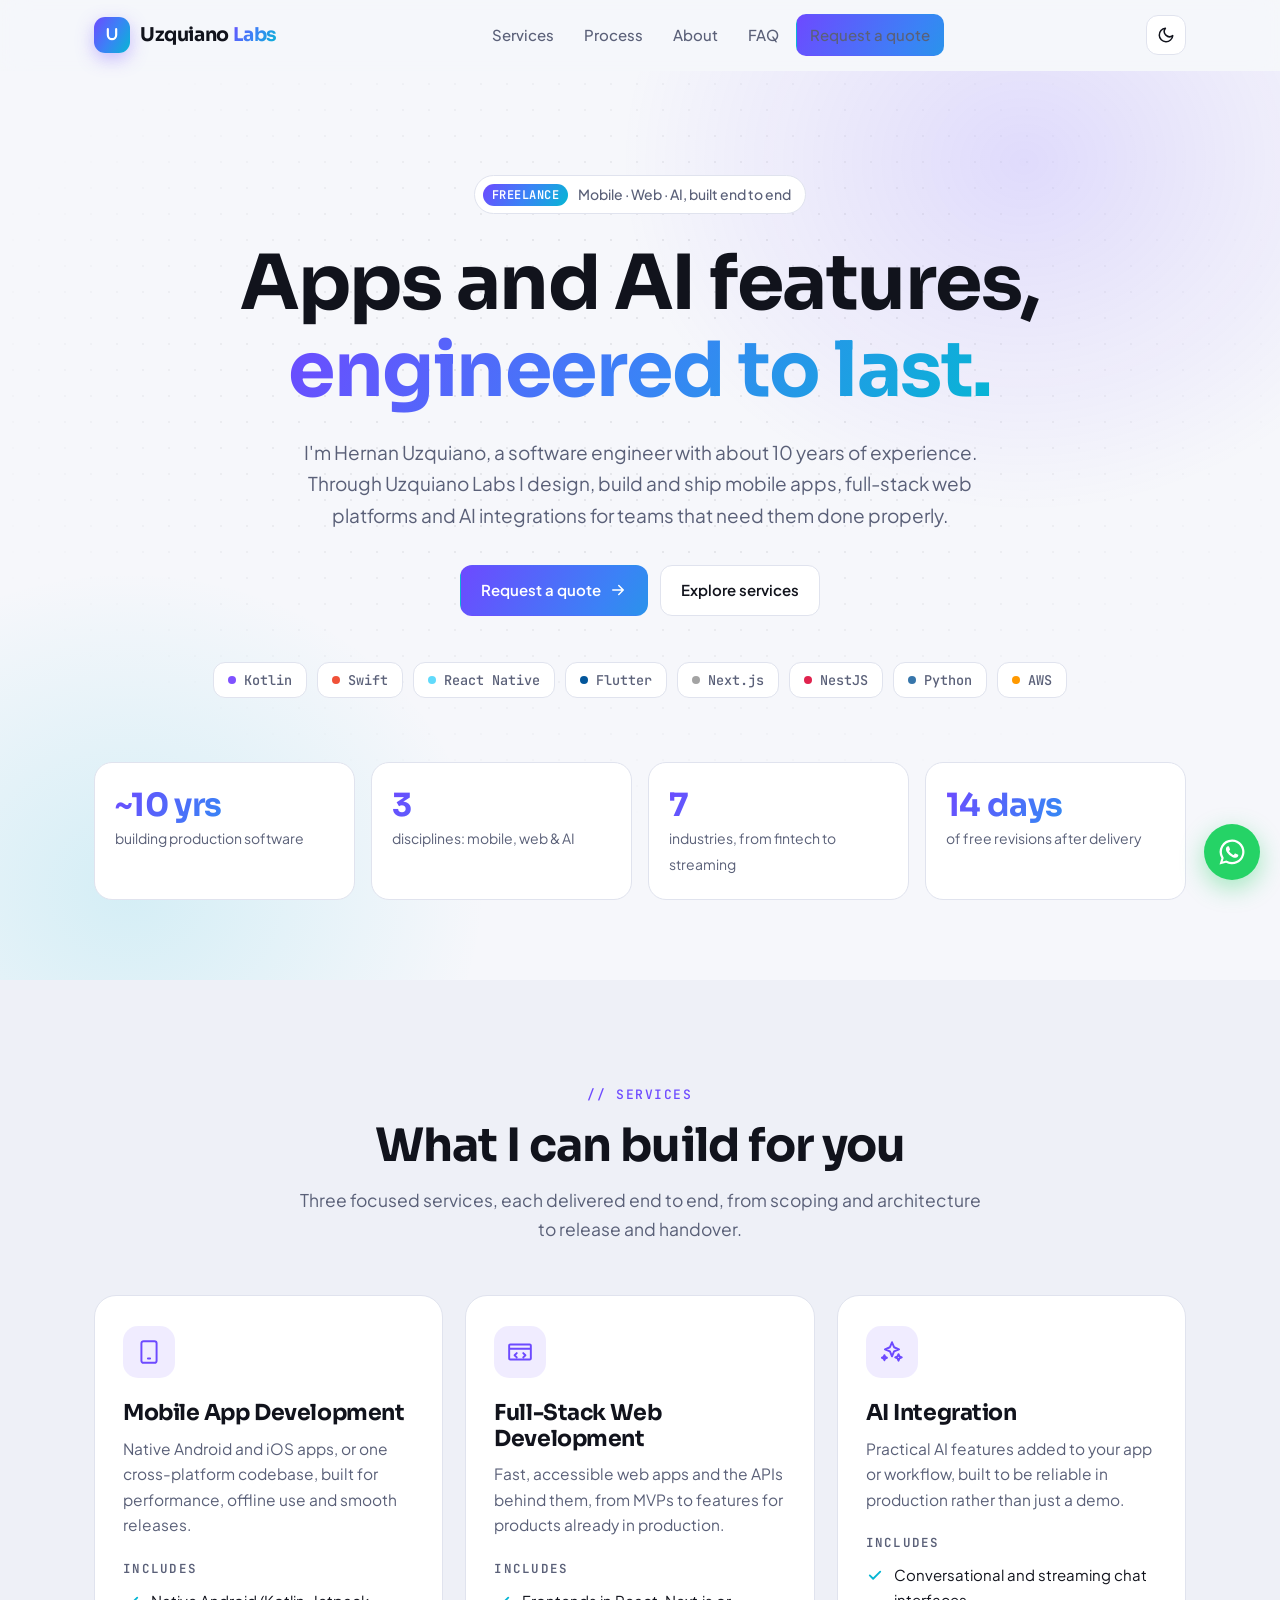
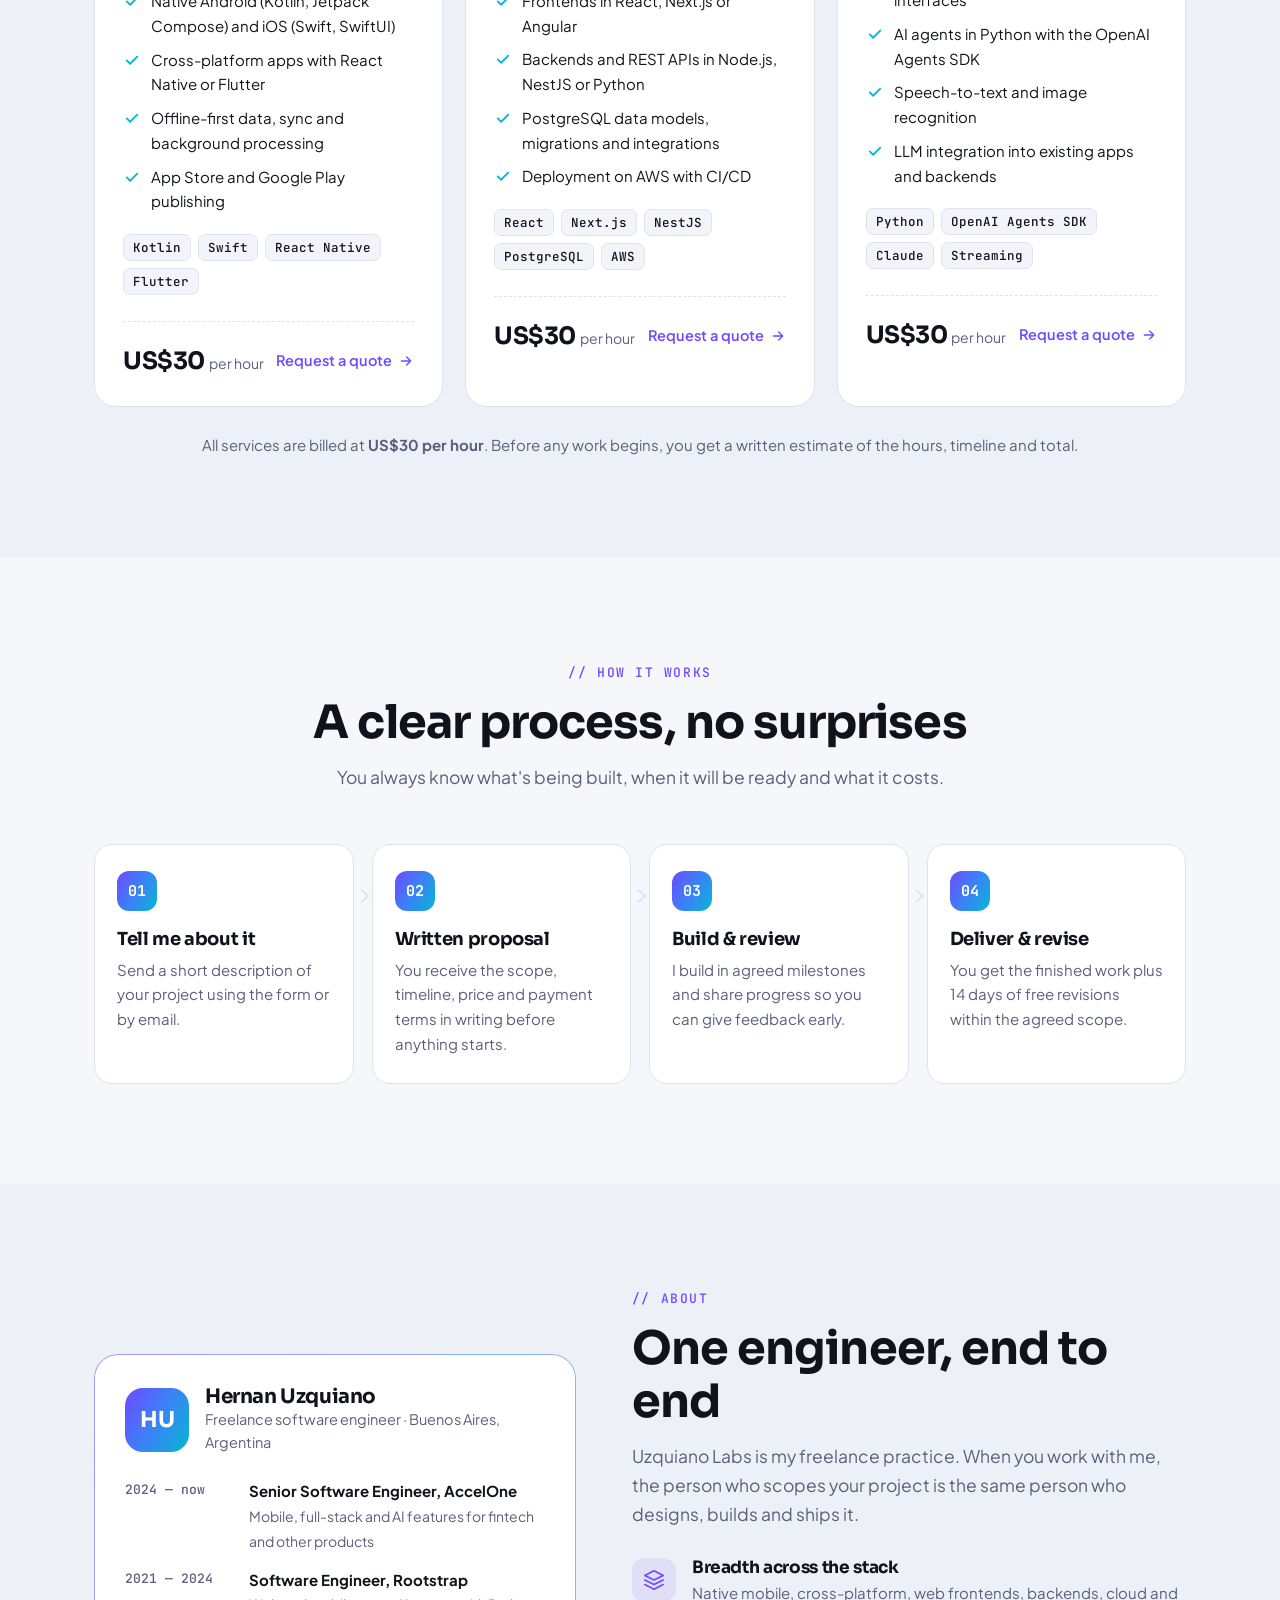
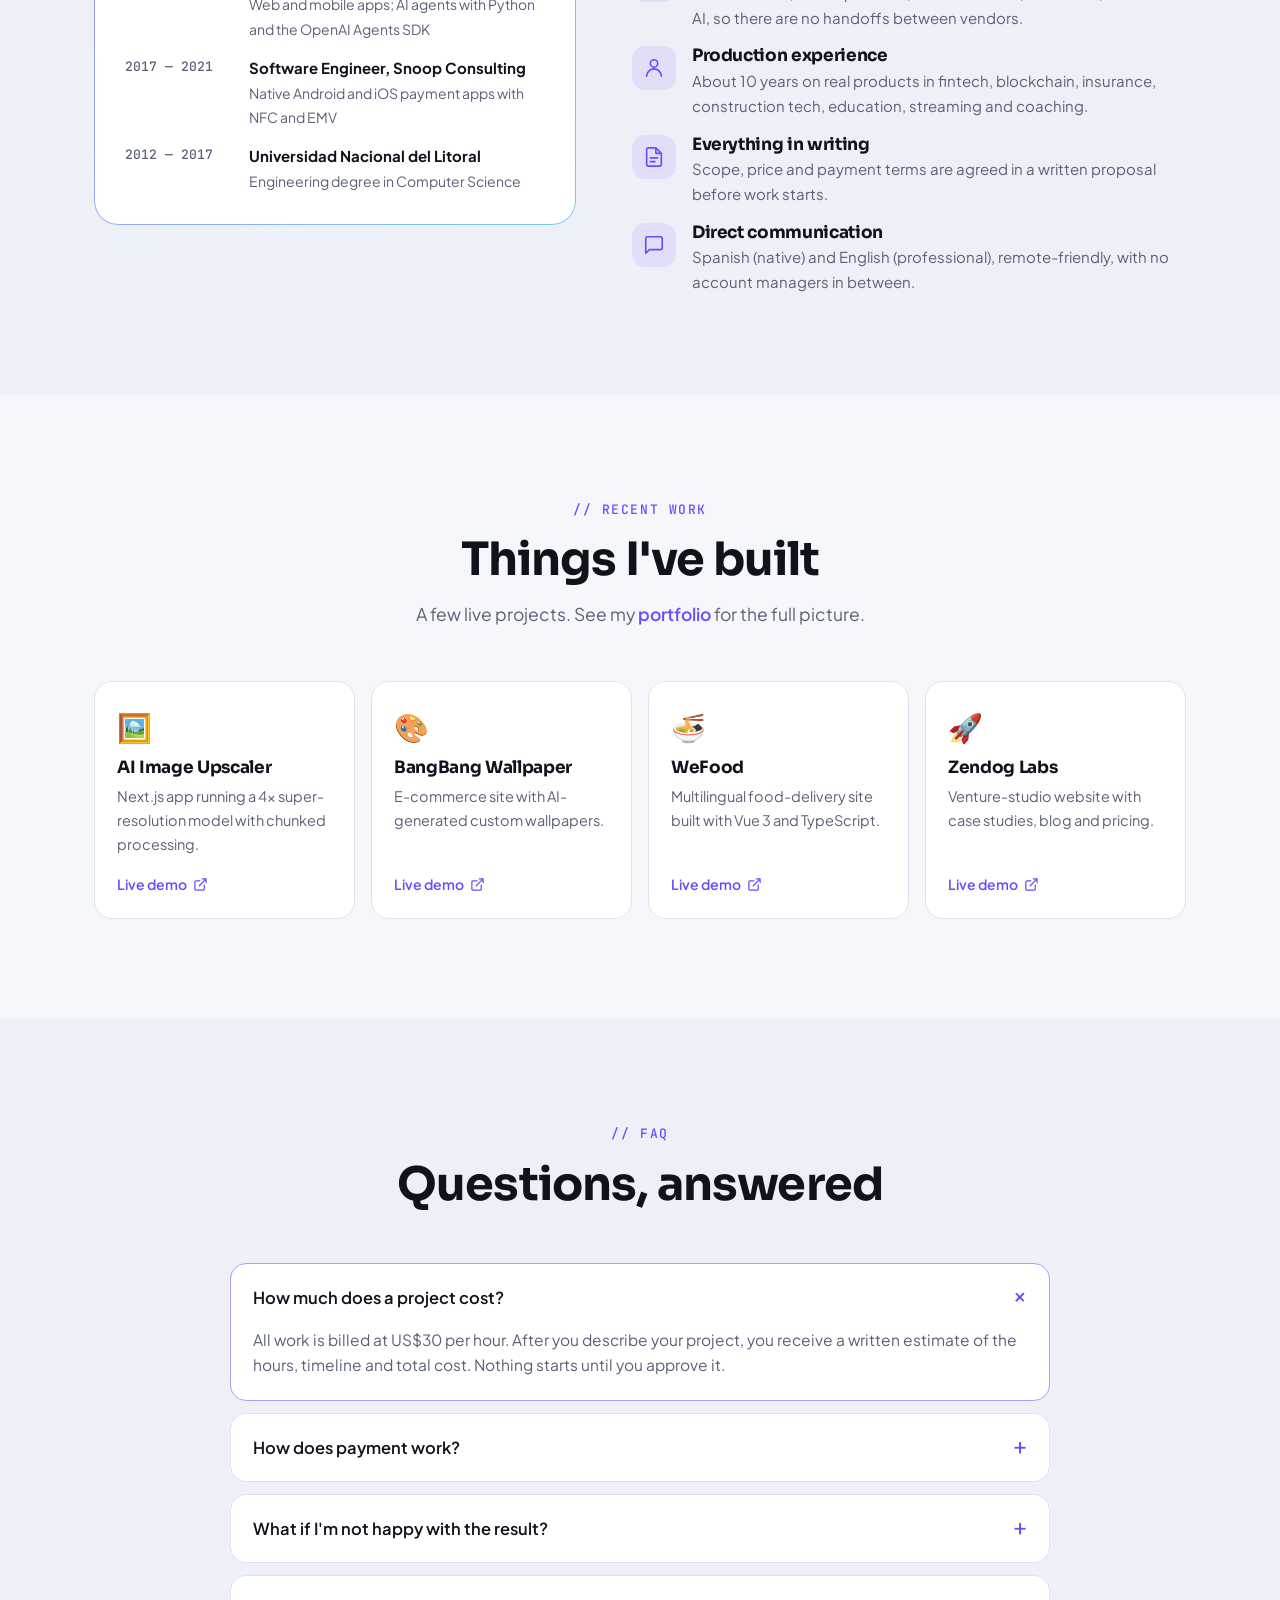
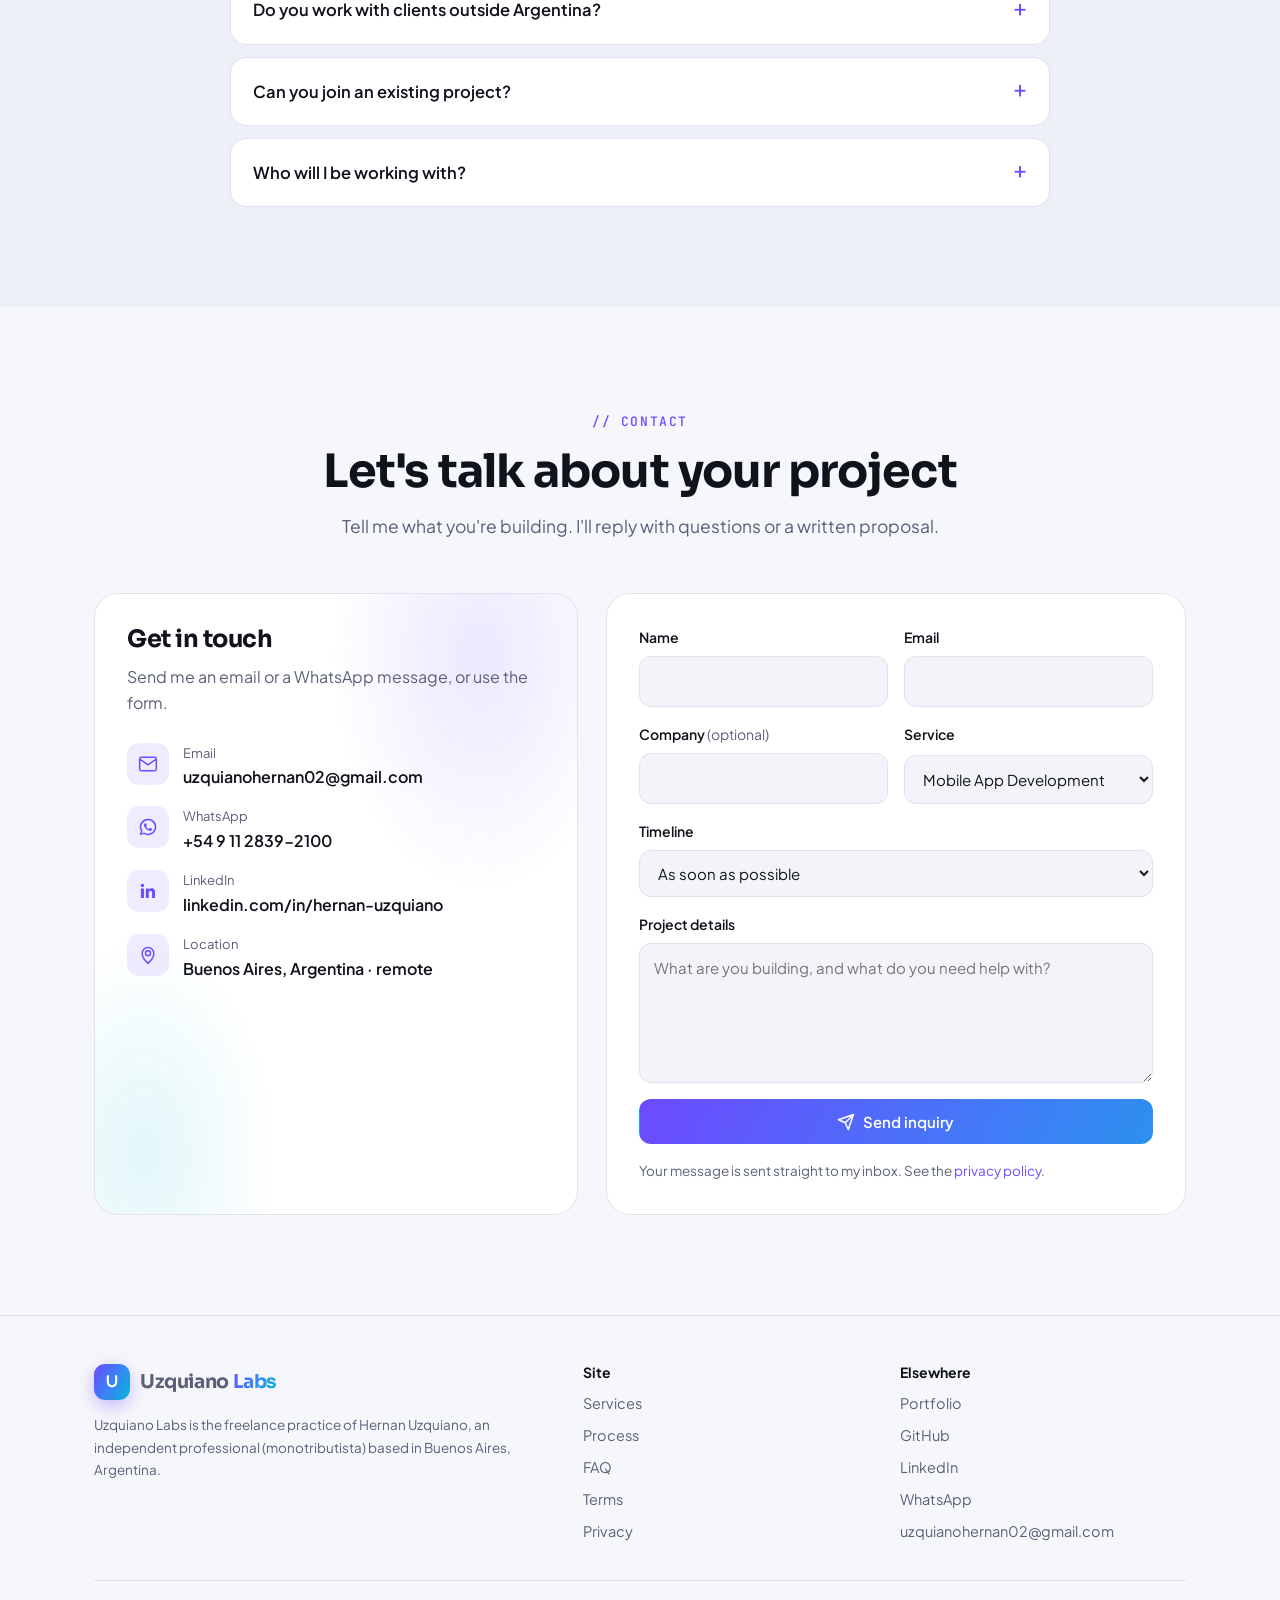
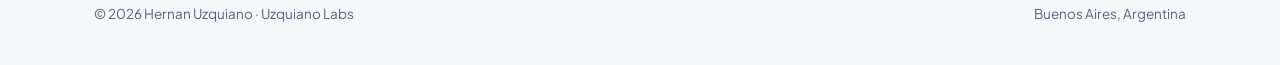
<file: index.html>
<!doctype html>
<html lang="en">
<head>
  <meta charset="utf-8" />
  <meta name="viewport" content="width=device-width, initial-scale=1" />
  <title>Uzquiano Labs — Mobile, Web &amp; AI Development</title>
  <meta name="description" content="Uzquiano Labs is the freelance practice of Hernan Uzquiano: mobile app development, full-stack web development and AI integration, built end to end by an engineer with about 10 years of experience." />
  <meta property="og:title" content="Uzquiano Labs — Mobile, Web & AI Development" />
  <meta property="og:description" content="Mobile apps, full-stack web platforms and AI features, built end to end. Based in Buenos Aires, working remotely." />
  <meta property="og:type" content="website" />
  <link rel="icon" href="data:image/svg+xml,%3Csvg xmlns='http://www.w3.org/2000/svg' viewBox='0 0 64 64'%3E%3Cdefs%3E%3ClinearGradient id='g' x1='0' y1='0' x2='1' y2='1'%3E%3Cstop offset='0' stop-color='%236d4aff'/%3E%3Cstop offset='1' stop-color='%2306b6d4'/%3E%3C/linearGradient%3E%3C/defs%3E%3Crect width='64' height='64' rx='16' fill='url(%23g)'/%3E%3Cpath d='M20 18v16a12 12 0 0 0 24 0V18' fill='none' stroke='white' stroke-width='6' stroke-linecap='round'/%3E%3C/svg%3E" />
  <link rel="preconnect" href="https://fonts.googleapis.com" />
  <link rel="preconnect" href="https://fonts.gstatic.com" crossorigin />
  <link href="https://fonts.googleapis.com/css2?family=Plus+Jakarta+Sans:wght@400;500;600;700&family=Sora:wght@600;700&family=JetBrains+Mono:wght@500;600;700&display=swap" rel="stylesheet" />
  <link rel="stylesheet" href="styles.css" />
</head>
<body>
  <svg width="0" height="0" style="position:absolute" aria-hidden="true">
    <symbol id="i-u" viewBox="0 0 24 24"><path fill="none" stroke="currentColor" stroke-width="2.6" stroke-linecap="round" d="M7 5v7a5 5 0 0 0 10 0V5"/></symbol>
    <symbol id="i-phone" viewBox="0 0 24 24"><path fill="none" stroke="currentColor" stroke-width="1.8" stroke-linecap="round" stroke-linejoin="round" d="M7 2h10a2 2 0 0 1 2 2v16a2 2 0 0 1-2 2H7a2 2 0 0 1-2-2V4a2 2 0 0 1 2-2Zm4 16h2"/></symbol>
    <symbol id="i-web" viewBox="0 0 24 24"><path fill="none" stroke="currentColor" stroke-width="1.8" stroke-linecap="round" stroke-linejoin="round" d="M3 5h18a1 1 0 0 1 1 1v12a1 1 0 0 1-1 1H3a1 1 0 0 1-1-1V6a1 1 0 0 1 1-1Zm-1 4h20M9 13l-2 2 2 2m6-4 2 2-2 2"/></symbol>
    <symbol id="i-ai" viewBox="0 0 24 24"><path fill="none" stroke="currentColor" stroke-width="1.8" stroke-linecap="round" stroke-linejoin="round" d="M12 3l1.9 4.6L18.5 9.5l-4.6 1.9L12 16l-1.9-4.6L5.5 9.5l4.6-1.9L12 3Zm6 11 .9 2.1 2.1.9-2.1.9L18 20l-.9-2.1-2.1-.9 2.1-.9L18 14ZM5 15l.7 1.6 1.6.7-1.6.7L5 19.6l-.7-1.6-1.6-.7 1.6-.7L5 15Z"/></symbol>
    <symbol id="i-tick" viewBox="0 0 24 24"><path fill="none" stroke="currentColor" stroke-width="2.4" stroke-linecap="round" stroke-linejoin="round" d="m5 12.5 4.5 4.5L19 7.5"/></symbol>
    <symbol id="i-arrow" viewBox="0 0 24 24"><path fill="none" stroke="currentColor" stroke-width="2" stroke-linecap="round" stroke-linejoin="round" d="M5 12h14m-6-6 6 6-6 6"/></symbol>
    <symbol id="i-mail" viewBox="0 0 24 24"><path fill="none" stroke="currentColor" stroke-width="1.8" stroke-linecap="round" stroke-linejoin="round" d="M4 4h16a2 2 0 0 1 2 2v12a2 2 0 0 1-2 2H4a2 2 0 0 1-2-2V6a2 2 0 0 1 2-2Zm18 2-10 7L2 6"/></symbol>
    <symbol id="i-call" viewBox="0 0 24 24"><path fill="none" stroke="currentColor" stroke-width="1.8" stroke-linecap="round" stroke-linejoin="round" d="M22 16.9v3a2 2 0 0 1-2.2 2 19.8 19.8 0 0 1-8.6-3.1 19.5 19.5 0 0 1-6-6A19.8 19.8 0 0 1 2.1 4.2 2 2 0 0 1 4.1 2h3a2 2 0 0 1 2 1.7c.1.9.4 1.8.7 2.7a2 2 0 0 1-.5 2.1L8 9.8a16 16 0 0 0 6 6l1.3-1.3a2 2 0 0 1 2.1-.4c.9.3 1.8.6 2.7.7a2 2 0 0 1 1.7 2Z"/></symbol>
    <symbol id="i-wa" viewBox="0 0 24 24"><path fill="currentColor" d="M12.04 2a9.9 9.9 0 0 0-8.5 14.98L2 22l5.16-1.5A9.9 9.9 0 1 0 12.04 2Zm0 18.05a8.1 8.1 0 0 1-4.15-1.14l-.3-.18-3.06.89.9-2.98-.2-.31a8.13 8.13 0 1 1 6.81 3.72Zm4.46-6.08c-.24-.12-1.45-.72-1.67-.8-.23-.08-.39-.12-.55.12-.17.24-.63.8-.78.97-.14.16-.29.18-.53.06a6.66 6.66 0 0 1-3.29-2.87c-.25-.43.25-.4.71-1.33.08-.16.04-.3-.02-.42-.06-.12-.55-1.32-.75-1.81-.2-.47-.4-.41-.55-.42h-.47a.9.9 0 0 0-.65.3 2.73 2.73 0 0 0-.85 2.03 4.75 4.75 0 0 0 1 2.52 10.86 10.86 0 0 0 4.16 3.67c1.55.67 2.16.73 2.93.61.47-.07 1.45-.59 1.66-1.17.2-.57.2-1.07.14-1.17-.06-.1-.22-.16-.46-.28Z"/></symbol>
    <symbol id="i-in" viewBox="0 0 24 24"><path fill="currentColor" d="M20.45 20.45h-3.55v-5.57c0-1.33-.03-3.04-1.85-3.04-1.86 0-2.14 1.45-2.14 2.95v5.66H9.35V9h3.41v1.56h.05c.48-.9 1.64-1.85 3.37-1.85 3.6 0 4.27 2.37 4.27 5.45v6.29ZM5.34 7.43a2.06 2.06 0 1 1 0-4.12 2.06 2.06 0 0 1 0 4.12ZM7.12 20.45H3.56V9h3.56v11.45Z"/></symbol>
    <symbol id="i-pin" viewBox="0 0 24 24"><path fill="none" stroke="currentColor" stroke-width="1.8" stroke-linecap="round" stroke-linejoin="round" d="M12 22s7-6.1 7-12a7 7 0 1 0-14 0c0 5.9 7 12 7 12Zm0-9a3 3 0 1 0 0-6 3 3 0 0 0 0 6Z"/></symbol>
    <symbol id="i-user" viewBox="0 0 24 24"><path fill="none" stroke="currentColor" stroke-width="1.8" stroke-linecap="round" stroke-linejoin="round" d="M20 21a8 8 0 0 0-16 0m8-10a4 4 0 1 0 0-8 4 4 0 0 0 0 8Z"/></symbol>
    <symbol id="i-layers" viewBox="0 0 24 24"><path fill="none" stroke="currentColor" stroke-width="1.8" stroke-linecap="round" stroke-linejoin="round" d="m12 2 10 5-10 5L2 7l10-5Zm-10 10 10 5 10-5M2 17l10 5 10-5"/></symbol>
    <symbol id="i-doc" viewBox="0 0 24 24"><path fill="none" stroke="currentColor" stroke-width="1.8" stroke-linecap="round" stroke-linejoin="round" d="M14 2H6a2 2 0 0 0-2 2v16a2 2 0 0 0 2 2h12a2 2 0 0 0 2-2V8l-6-6Zm0 0v6h6M8 13h8M8 17h5"/></symbol>
    <symbol id="i-chat" viewBox="0 0 24 24"><path fill="none" stroke="currentColor" stroke-width="1.8" stroke-linecap="round" stroke-linejoin="round" d="M21 15a2 2 0 0 1-2 2H7l-4 4V5a2 2 0 0 1 2-2h14a2 2 0 0 1 2 2Z"/></symbol>
    <symbol id="i-ext" viewBox="0 0 24 24"><path fill="none" stroke="currentColor" stroke-width="2" stroke-linecap="round" stroke-linejoin="round" d="M18 13v6a2 2 0 0 1-2 2H5a2 2 0 0 1-2-2V8a2 2 0 0 1 2-2h6m4-3h6v6m-11 5L21 3"/></symbol>
    <symbol id="i-send" viewBox="0 0 24 24"><path fill="none" stroke="currentColor" stroke-width="2" stroke-linecap="round" stroke-linejoin="round" d="M22 2 11 13M22 2l-7 20-4-9-9-4 20-7Z"/></symbol>
  </svg>

  <header class="nav" id="nav">
    <div class="container nav-inner">
      <a href="#top" class="logo" aria-label="Uzquiano Labs — home">
        <span class="logo-mark"><svg><use href="#i-u"/></svg></span>
        <span>Uzquiano<span class="grad-text"> Labs</span></span>
      </a>
      <nav aria-label="Main">
        <ul class="nav-links" id="navLinks">
          <li><a href="#services">Services</a></li>
          <li><a href="#process">Process</a></li>
          <li><a href="#about">About</a></li>
          <li><a href="#faq">FAQ</a></li>
          <li><a href="#contact" class="btn btn-primary btn-sm">Request a quote</a></li>
        </ul>
      </nav>
      <div class="nav-actions">
        <button class="icon-btn" id="themeBtn" type="button" aria-label="Toggle dark mode">
          <svg class="moon" viewBox="0 0 24 24"><path fill="none" stroke="currentColor" stroke-width="2" stroke-linecap="round" stroke-linejoin="round" d="M21 12.8A9 9 0 1 1 11.2 3a7 7 0 0 0 9.8 9.8Z"/></svg>
          <svg class="sun" viewBox="0 0 24 24"><path fill="none" stroke="currentColor" stroke-width="2" stroke-linecap="round" stroke-linejoin="round" d="M12 17a5 5 0 1 0 0-10 5 5 0 0 0 0 10Zm0-16v2m0 18v2M4.2 4.2l1.4 1.4m12.8 12.8 1.4 1.4M1 12h2m18 0h2M4.2 19.8l1.4-1.4M18.4 5.6l1.4-1.4"/></svg>
        </button>
        <button class="icon-btn menu-btn" id="menuBtn" type="button" aria-label="Open menu" aria-expanded="false" aria-controls="navLinks">
          <svg viewBox="0 0 24 24"><path fill="none" stroke="currentColor" stroke-width="2" stroke-linecap="round" d="M4 7h16M4 12h16M4 17h16"/></svg>
        </button>
      </div>
    </div>
  </header>

  <main id="top">
    <!-- HERO -->
    <div class="hero">
      <div class="container">
        <span class="badge reveal"><b>FREELANCE</b> Mobile · Web · AI, built end to end</span>
        <h1 class="reveal">Apps and AI features,<br/><span class="grad-text">engineered to last.</span></h1>
        <p class="hero-lead reveal">I'm Hernan Uzquiano, a software engineer with about 10 years of experience. Through Uzquiano Labs I design, build and ship mobile apps, full-stack web platforms and AI integrations for teams that need them done properly.</p>
        <div class="hero-cta reveal">
          <a class="btn btn-primary" href="#contact">Request a quote <svg><use href="#i-arrow"/></svg></a>
          <a class="btn" href="#services">Explore services</a>
        </div>
        <div class="chips reveal" aria-label="Core technologies">
          <span class="chip"><i style="--c:#7f52ff"></i>Kotlin</span>
          <span class="chip"><i style="--c:#f05138"></i>Swift</span>
          <span class="chip"><i style="--c:#61dafb"></i>React Native</span>
          <span class="chip"><i style="--c:#02569b"></i>Flutter</span>
          <span class="chip"><i style="--c:#a3a3a3"></i>Next.js</span>
          <span class="chip"><i style="--c:#e0234e"></i>NestJS</span>
          <span class="chip"><i style="--c:#3776ab"></i>Python</span>
          <span class="chip"><i style="--c:#ff9900"></i>AWS</span>
        </div>
        <div class="stats reveal">
          <div class="stat"><b class="grad-text">~10 yrs</b><span>building production software</span></div>
          <div class="stat"><b class="grad-text">3</b><span>disciplines: mobile, web &amp; AI</span></div>
          <div class="stat"><b class="grad-text">7</b><span>industries, from fintech to streaming</span></div>
          <div class="stat"><b class="grad-text">14 days</b><span>of free revisions after delivery</span></div>
        </div>
      </div>
    </div>

    <!-- SERVICES -->
    <section id="services" class="alt">
      <div class="container">
        <div class="head center reveal">
          <span class="eyebrow">// services</span>
          <h2>What I can build for you</h2>
          <p>Three focused services, each delivered end to end, from scoping and architecture to release and handover.</p>
        </div>
        <div class="services">
          <article class="svc reveal">
            <div class="svc-icon"><svg><use href="#i-phone"/></svg></div>
            <h3>Mobile App Development</h3>
            <p>Native Android and iOS apps, or one cross-platform codebase, built for performance, offline use and smooth releases.</p>
            <h4>Includes</h4>
            <ul class="ticks">
              <li><svg><use href="#i-tick"/></svg>Native Android (Kotlin, Jetpack Compose) and iOS (Swift, SwiftUI)</li>
              <li><svg><use href="#i-tick"/></svg>Cross-platform apps with React Native or Flutter</li>
              <li><svg><use href="#i-tick"/></svg>Offline-first data, sync and background processing</li>
              <li><svg><use href="#i-tick"/></svg>App Store and Google Play publishing</li>
            </ul>
            <div class="stack"><span>Kotlin</span><span>Swift</span><span>React Native</span><span>Flutter</span></div>
            <div class="quote"><span class="price"><b>US$30</b> per hour</span><a href="#contact" data-service="Mobile App Development">Request a quote <svg><use href="#i-arrow"/></svg></a></div>
          </article>
          <article class="svc reveal">
            <div class="svc-icon"><svg><use href="#i-web"/></svg></div>
            <h3>Full-Stack Web Development</h3>
            <p>Fast, accessible web apps and the APIs behind them, from MVPs to features for products already in production.</p>
            <h4>Includes</h4>
            <ul class="ticks">
              <li><svg><use href="#i-tick"/></svg>Frontends in React, Next.js or Angular</li>
              <li><svg><use href="#i-tick"/></svg>Backends and REST APIs in Node.js, NestJS or Python</li>
              <li><svg><use href="#i-tick"/></svg>PostgreSQL data models, migrations and integrations</li>
              <li><svg><use href="#i-tick"/></svg>Deployment on AWS with CI/CD</li>
            </ul>
            <div class="stack"><span>React</span><span>Next.js</span><span>NestJS</span><span>PostgreSQL</span><span>AWS</span></div>
            <div class="quote"><span class="price"><b>US$30</b> per hour</span><a href="#contact" data-service="Full-Stack Web Development">Request a quote <svg><use href="#i-arrow"/></svg></a></div>
          </article>
          <article class="svc reveal">
            <div class="svc-icon"><svg><use href="#i-ai"/></svg></div>
            <h3>AI Integration</h3>
            <p>Practical AI features added to your app or workflow, built to be reliable in production rather than just a demo.</p>
            <h4>Includes</h4>
            <ul class="ticks">
              <li><svg><use href="#i-tick"/></svg>Conversational and streaming chat interfaces</li>
              <li><svg><use href="#i-tick"/></svg>AI agents in Python with the OpenAI Agents SDK</li>
              <li><svg><use href="#i-tick"/></svg>Speech-to-text and image recognition</li>
              <li><svg><use href="#i-tick"/></svg>LLM integration into existing apps and backends</li>
            </ul>
            <div class="stack"><span>Python</span><span>OpenAI Agents SDK</span><span>Claude</span><span>Streaming</span></div>
            <div class="quote"><span class="price"><b>US$30</b> per hour</span><a href="#contact" data-service="AI Integration">Request a quote <svg><use href="#i-arrow"/></svg></a></div>
          </article>
        </div>
        <p class="note reveal">All services are billed at <strong>US$30 per hour</strong>. Before any work begins, you get a written estimate of the hours, timeline and total.</p>
      </div>
    </section>

    <!-- PROCESS -->
    <section id="process">
      <div class="container">
        <div class="head center reveal">
          <span class="eyebrow">// how it works</span>
          <h2>A clear process, no surprises</h2>
          <p>You always know what's being built, when it will be ready and what it costs.</p>
        </div>
        <div class="steps">
          <div class="step reveal"><span class="num">01</span><h3>Tell me about it</h3><p>Send a short description of your project using the form or by email.</p></div>
          <div class="step reveal"><span class="num">02</span><h3>Written proposal</h3><p>You receive the scope, timeline, price and payment terms in writing before anything starts.</p></div>
          <div class="step reveal"><span class="num">03</span><h3>Build &amp; review</h3><p>I build in agreed milestones and share progress so you can give feedback early.</p></div>
          <div class="step reveal"><span class="num">04</span><h3>Deliver &amp; revise</h3><p>You get the finished work plus 14 days of free revisions within the agreed scope.</p></div>
        </div>
      </div>
    </section>

    <!-- ABOUT -->
    <section id="about" class="alt">
      <div class="container why">
        <div class="why-card reveal">
          <div class="me">
            <div class="avatar">HU</div>
            <div><h3>Hernan Uzquiano</h3><p>Freelance software engineer · Buenos Aires, Argentina</p></div>
          </div>
          <ul class="timeline">
            <li><time>2024 — now</time><div><b>Senior Software Engineer, AccelOne</b><span>Mobile, full-stack and AI features for fintech and other products</span></div></li>
            <li><time>2021 — 2024</time><div><b>Software Engineer, Rootstrap</b><span>Web and mobile apps; AI agents with Python and the OpenAI Agents SDK</span></div></li>
            <li><time>2017 — 2021</time><div><b>Software Engineer, Snoop Consulting</b><span>Native Android and iOS payment apps with NFC and EMV</span></div></li>
            <li><time>2012 — 2017</time><div><b>Universidad Nacional del Litoral</b><span>Engineering degree in Computer Science</span></div></li>
          </ul>
        </div>
        <div>
          <div class="head reveal" style="margin-bottom:30px">
            <span class="eyebrow">// about</span>
            <h2>One engineer, end to end</h2>
            <p>Uzquiano Labs is my freelance practice. When you work with me, the person who scopes your project is the same person who designs, builds and ships it.</p>
          </div>
          <div class="reasons">
            <div class="reason reveal"><div class="ri"><svg><use href="#i-layers"/></svg></div><div><h4>Breadth across the stack</h4><p>Native mobile, cross-platform, web frontends, backends, cloud and AI, so there are no handoffs between vendors.</p></div></div>
            <div class="reason reveal"><div class="ri"><svg><use href="#i-user"/></svg></div><div><h4>Production experience</h4><p>About 10 years on real products in fintech, blockchain, insurance, construction tech, education, streaming and coaching.</p></div></div>
            <div class="reason reveal"><div class="ri"><svg><use href="#i-doc"/></svg></div><div><h4>Everything in writing</h4><p>Scope, price and payment terms are agreed in a written proposal before work starts.</p></div></div>
            <div class="reason reveal"><div class="ri"><svg><use href="#i-chat"/></svg></div><div><h4>Direct communication</h4><p>Spanish (native) and English (professional), remote-friendly, with no account managers in between.</p></div></div>
          </div>
        </div>
      </div>
    </section>

    <!-- WORK -->
    <section id="work">
      <div class="container">
        <div class="head center reveal">
          <span class="eyebrow">// recent work</span>
          <h2>Things I've built</h2>
          <p>A few live projects. See my <a href="https://uzquianohernan02-svg.github.io/" style="color:var(--accent);font-weight:600">portfolio</a> for the full picture.</p>
        </div>
        <div class="work">
          <a class="wk reveal" href="https://image-upscale-henna.vercel.app" target="_blank" rel="noopener"><span class="em" aria-hidden="true">🖼️</span><h3>AI Image Upscaler</h3><p>Next.js app running a 4× super-resolution model with chunked processing.</p><span class="go">Live demo <svg><use href="#i-ext"/></svg></span></a>
          <a class="wk reveal" href="https://bangbang-ten.vercel.app" target="_blank" rel="noopener"><span class="em" aria-hidden="true">🎨</span><h3>BangBang Wallpaper</h3><p>E-commerce site with AI-generated custom wallpapers.</p><span class="go">Live demo <svg><use href="#i-ext"/></svg></span></a>
          <a class="wk reveal" href="https://we-food-five.vercel.app" target="_blank" rel="noopener"><span class="em" aria-hidden="true">🍜</span><h3>WeFood</h3><p>Multilingual food-delivery site built with Vue 3 and TypeScript.</p><span class="go">Live demo <svg><use href="#i-ext"/></svg></span></a>
          <a class="wk reveal" href="https://zendog-alpha.vercel.app" target="_blank" rel="noopener"><span class="em" aria-hidden="true">🚀</span><h3>Zendog Labs</h3><p>Venture-studio website with case studies, blog and pricing.</p><span class="go">Live demo <svg><use href="#i-ext"/></svg></span></a>
        </div>
      </div>
    </section>

    <!-- FAQ -->
    <section id="faq" class="alt">
      <div class="container">
        <div class="head center reveal">
          <span class="eyebrow">// faq</span>
          <h2>Questions, answered</h2>
        </div>
        <div class="faq">
          <details class="reveal" open><summary>How much does a project cost?</summary><p>All work is billed at US$30 per hour. After you describe your project, you receive a written estimate of the hours, timeline and total cost. Nothing starts until you approve it.</p></details>
          <details class="reveal"><summary>How does payment work?</summary><p>Payment terms (amounts, schedule and method) are agreed in writing in each proposal before work begins. This website does not take payments.</p></details>
          <details class="reveal"><summary>What if I'm not happy with the result?</summary><p>Every delivery includes free revisions within 14 days of delivery for anything inside the agreed scope. Just tell me what needs to change.</p></details>
          <details class="reveal"><summary>Do you work with clients outside Argentina?</summary><p>Yes. I work remotely, communicate in Spanish or English, and am based in Buenos Aires (Argentina Time, UTC−3).</p></details>
          <details class="reveal"><summary>Can you join an existing project?</summary><p>Yes. I can add features, fix issues or integrate AI into an app or platform you already have, as well as build new products from scratch.</p></details>
          <details class="reveal"><summary>Who will I be working with?</summary><p>Me, directly. Uzquiano Labs is my freelance practice, so you talk to the engineer doing the work.</p></details>
        </div>
      </div>
    </section>

    <!-- CONTACT -->
    <section id="contact">
      <div class="container">
        <div class="head center reveal">
          <span class="eyebrow">// contact</span>
          <h2>Let's talk about your project</h2>
          <p>Tell me what you're building. I'll reply with questions or a written proposal.</p>
        </div>
        <div class="contact">
          <div class="contact-info reveal">
            <h3>Get in touch</h3>
            <p>Send me an email or a WhatsApp message, or use the form.</p>
            <ul class="cinfo">
              <li><span class="ci"><svg><use href="#i-mail"/></svg></span><div><small>Email</small><strong class="selectable">uzquianohernan02@gmail.com</strong></div></li>
              <li><span class="ci"><svg><use href="#i-wa"/></svg></span><div><small>WhatsApp</small><a href="https://wa.me/5491128392100" target="_blank" rel="noopener">+54 9 11 2839-2100</a></div></li>
              <li><span class="ci"><svg><use href="#i-in"/></svg></span><div><small>LinkedIn</small><a href="https://linkedin.com/in/hernan-uzquiano" target="_blank" rel="noopener">linkedin.com/in/hernan-uzquiano</a></div></li>
              <li><span class="ci"><svg><use href="#i-pin"/></svg></span><div><small>Location</small><strong>Buenos Aires, Argentina · remote</strong></div></li>
            </ul>
          </div>
          <form class="card reveal" id="quoteForm">
            <div class="row2">
              <div class="field"><label for="f-name">Name</label><input id="f-name" name="name" required autocomplete="name" /></div>
              <div class="field"><label for="f-email">Email</label><input id="f-email" name="email" type="email" required autocomplete="email" /></div>
            </div>
            <div class="row2">
              <div class="field"><label for="f-company">Company <span style="color:var(--muted);font-weight:400">(optional)</span></label><input id="f-company" name="company" autocomplete="organization" /></div>
              <div class="field"><label for="f-service">Service</label>
                <select id="f-service" name="service">
                  <option>Mobile App Development</option>
                  <option>Full-Stack Web Development</option>
                  <option>AI Integration</option>
                  <option>Not sure yet</option>
                </select>
              </div>
            </div>
            <div class="field"><label for="f-timeline">Timeline</label>
              <select id="f-timeline" name="timeline">
                <option>As soon as possible</option>
                <option>Within 1–3 months</option>
                <option>3+ months</option>
                <option>Just exploring</option>
              </select>
            </div>
            <div class="field"><label for="f-msg">Project details</label><textarea id="f-msg" name="message" required placeholder="What are you building, and what do you need help with?"></textarea></div>
            <div class="hp" aria-hidden="true"><label for="f-website">Website</label><input id="f-website" name="website" tabindex="-1" autocomplete="off" /></div>
            <button class="btn btn-primary" type="submit"><svg><use href="#i-send"/></svg> Send inquiry</button>
            <p class="form-status" id="formStatus" role="status" aria-live="polite"></p>
            <p class="form-note">Your message is sent straight to my inbox. See the <a href="privacy.html" style="color:var(--accent)">privacy policy</a>.</p>
          </form>
        </div>
      </div>
    </section>
  </main>

  <footer>
    <div class="container">
      <div class="foot">
        <div>
          <a href="#top" class="logo"><span class="logo-mark"><svg><use href="#i-u"/></svg></span><span>Uzquiano<span class="grad-text"> Labs</span></span></a>
          <p class="legal">Uzquiano Labs is the freelance practice of Hernan Uzquiano, an independent professional (monotributista) based in Buenos Aires, Argentina.</p>
        </div>
        <div>
          <h4>Site</h4>
          <ul><li><a href="#services">Services</a></li><li><a href="#process">Process</a></li><li><a href="#faq">FAQ</a></li><li><a href="terms.html">Terms</a></li><li><a href="privacy.html">Privacy</a></li></ul>
        </div>
        <div>
          <h4>Elsewhere</h4>
          <ul><li><a href="https://uzquianohernan02-svg.github.io/" target="_blank" rel="noopener">Portfolio</a></li><li><a href="https://github.com/uzquianohernan02-svg" target="_blank" rel="noopener">GitHub</a></li><li><a href="https://linkedin.com/in/hernan-uzquiano" target="_blank" rel="noopener">LinkedIn</a></li><li><a href="https://wa.me/5491128392100" target="_blank" rel="noopener">WhatsApp</a></li><li class="selectable">uzquianohernan02@gmail.com</li></ul>
        </div>
      </div>
      <div class="copy"><span>© <span id="year"></span> Hernan Uzquiano · Uzquiano Labs</span><span>Buenos Aires, Argentina</span></div>
    </div>
  </footer>
  <a class="wa-float" href="https://wa.me/5491128392100" target="_blank" rel="noopener" aria-label="Chat on WhatsApp"><svg><use href="#i-wa"/></svg></a>
  <script src="site.js"></script>
</body>
</html>
</file>
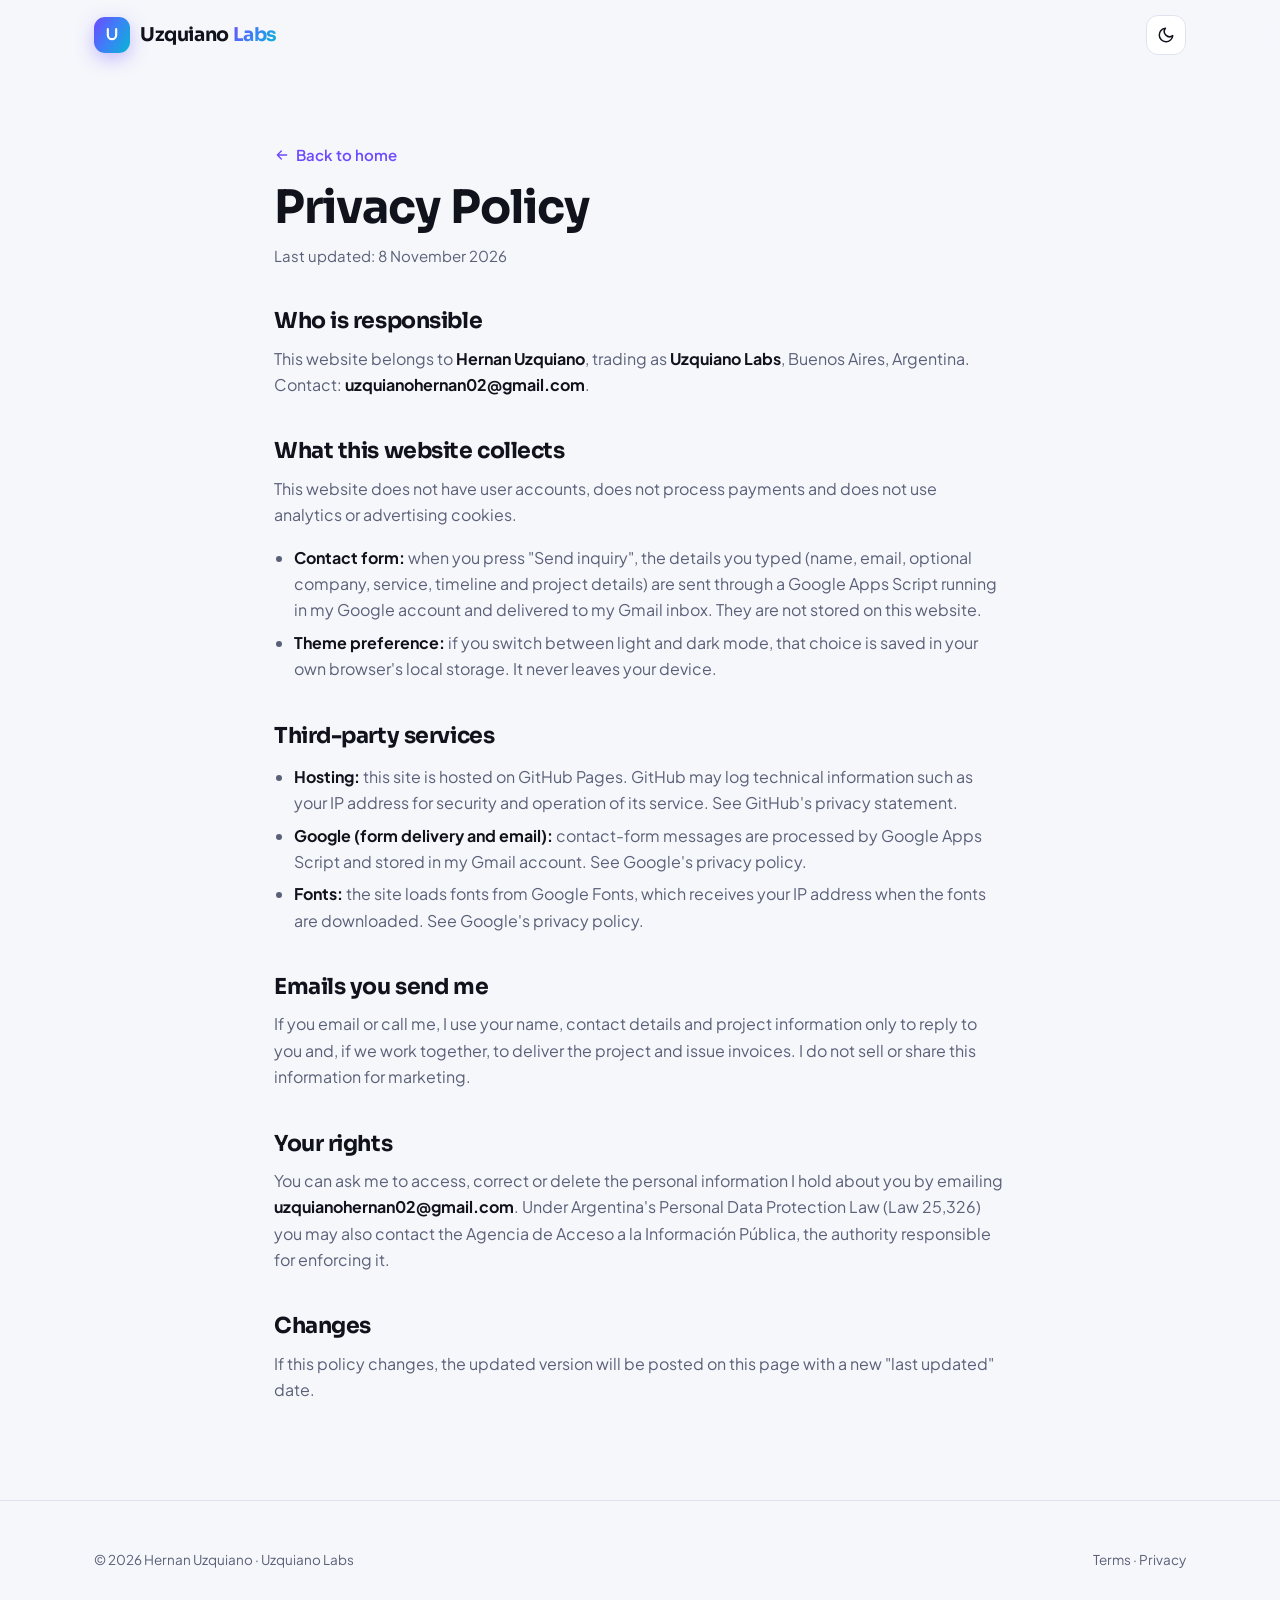
<file: privacy.html>
<!doctype html>
<html lang="en">
<head>
  <meta charset="utf-8" />
  <meta name="viewport" content="width=device-width, initial-scale=1" />
  <title>Privacy Policy — Uzquiano Labs</title>
  <meta name="description" content="Privacy policy for the Uzquiano Labs website." />
  <link rel="icon" href="data:image/svg+xml,%3Csvg xmlns='http://www.w3.org/2000/svg' viewBox='0 0 64 64'%3E%3Crect width='64' height='64' rx='16' fill='%236d4aff'/%3E%3Cpath d='M20 18v16a12 12 0 0 0 24 0V18' fill='none' stroke='white' stroke-width='6' stroke-linecap='round'/%3E%3C/svg%3E" />
  <link rel="preconnect" href="https://fonts.googleapis.com" />
  <link rel="preconnect" href="https://fonts.gstatic.com" crossorigin />
  <link href="https://fonts.googleapis.com/css2?family=Plus+Jakarta+Sans:wght@400;500;600;700&family=Sora:wght@600;700&family=JetBrains+Mono:wght@500;600&display=swap" rel="stylesheet" />
  <link rel="stylesheet" href="styles.css" />
</head>
<body>
  <header class="nav scrolled" id="nav">
    <div class="container nav-inner">
      <a href="index.html" class="logo"><span class="logo-mark"><svg viewBox="0 0 24 24"><path fill="none" stroke="currentColor" stroke-width="2.6" stroke-linecap="round" d="M7 5v7a5 5 0 0 0 10 0V5"/></svg></span><span>Uzquiano<span class="grad-text"> Labs</span></span></a>
      <div class="nav-actions">
        <button class="icon-btn" id="themeBtn" type="button" aria-label="Toggle dark mode">
          <svg class="moon" viewBox="0 0 24 24"><path fill="none" stroke="currentColor" stroke-width="2" stroke-linecap="round" stroke-linejoin="round" d="M21 12.8A9 9 0 1 1 11.2 3a7 7 0 0 0 9.8 9.8Z"/></svg>
          <svg class="sun" viewBox="0 0 24 24"><path fill="none" stroke="currentColor" stroke-width="2" stroke-linecap="round" stroke-linejoin="round" d="M12 17a5 5 0 1 0 0-10 5 5 0 0 0 0 10Zm0-16v2m0 18v2M4.2 4.2l1.4 1.4m12.8 12.8 1.4 1.4M1 12h2m18 0h2M4.2 19.8l1.4-1.4M18.4 5.6l1.4-1.4"/></svg>
        </button>
      </div>
    </div>
  </header>

  <main class="doc">
    <a class="back" href="index.html"><svg viewBox="0 0 24 24"><path fill="none" stroke="currentColor" stroke-width="2" stroke-linecap="round" stroke-linejoin="round" d="M19 12H5m6 6-6-6 6-6"/></svg> Back to home</a>
    <h1>Privacy Policy</h1>
    <p class="updated">Last updated: 8 November 2026</p>

    <h2>Who is responsible</h2>
    <p>This website belongs to <strong>Hernan Uzquiano</strong>, trading as <strong>Uzquiano Labs</strong>, Buenos Aires, Argentina. Contact: <strong class="selectable">uzquianohernan02@gmail.com</strong>.</p>

    <h2>What this website collects</h2>
    <p>This website does not have user accounts, does not process payments and does not use analytics or advertising cookies.</p>
    <ul>
      <li><strong>Contact form:</strong> when you press "Send inquiry", the details you typed (name, email, optional company, service, timeline and project details) are sent through a Google Apps Script running in my Google account and delivered to my Gmail inbox. They are not stored on this website.</li>
      <li><strong>Theme preference:</strong> if you switch between light and dark mode, that choice is saved in your own browser's local storage. It never leaves your device.</li>
    </ul>

    <h2>Third-party services</h2>
    <ul>
      <li><strong>Hosting:</strong> this site is hosted on GitHub Pages. GitHub may log technical information such as your IP address for security and operation of its service. See GitHub's privacy statement.</li>
      <li><strong>Google (form delivery and email):</strong> contact-form messages are processed by Google Apps Script and stored in my Gmail account. See Google's privacy policy.</li>
      <li><strong>Fonts:</strong> the site loads fonts from Google Fonts, which receives your IP address when the fonts are downloaded. See Google's privacy policy.</li>
    </ul>

    <h2>Emails you send me</h2>
    <p>If you email or call me, I use your name, contact details and project information only to reply to you and, if we work together, to deliver the project and issue invoices. I do not sell or share this information for marketing.</p>

    <h2>Your rights</h2>
    <p>You can ask me to access, correct or delete the personal information I hold about you by emailing <strong class="selectable">uzquianohernan02@gmail.com</strong>. Under Argentina's Personal Data Protection Law (Law 25,326) you may also contact the Agencia de Acceso a la Información Pública, the authority responsible for enforcing it.</p>

    <h2>Changes</h2>
    <p>If this policy changes, the updated version will be posted on this page with a new "last updated" date.</p>
  </main>

  <footer>
    <div class="container">
      <div class="copy" style="margin-top:0;border-top:0;padding-top:0"><span>© <span id="year"></span> Hernan Uzquiano · Uzquiano Labs</span><span><a href="terms.html">Terms</a> · <a href="privacy.html">Privacy</a></span></div>
    </div>
  </footer>
  <script src="site.js"></script>
</body>
</html>
</file>
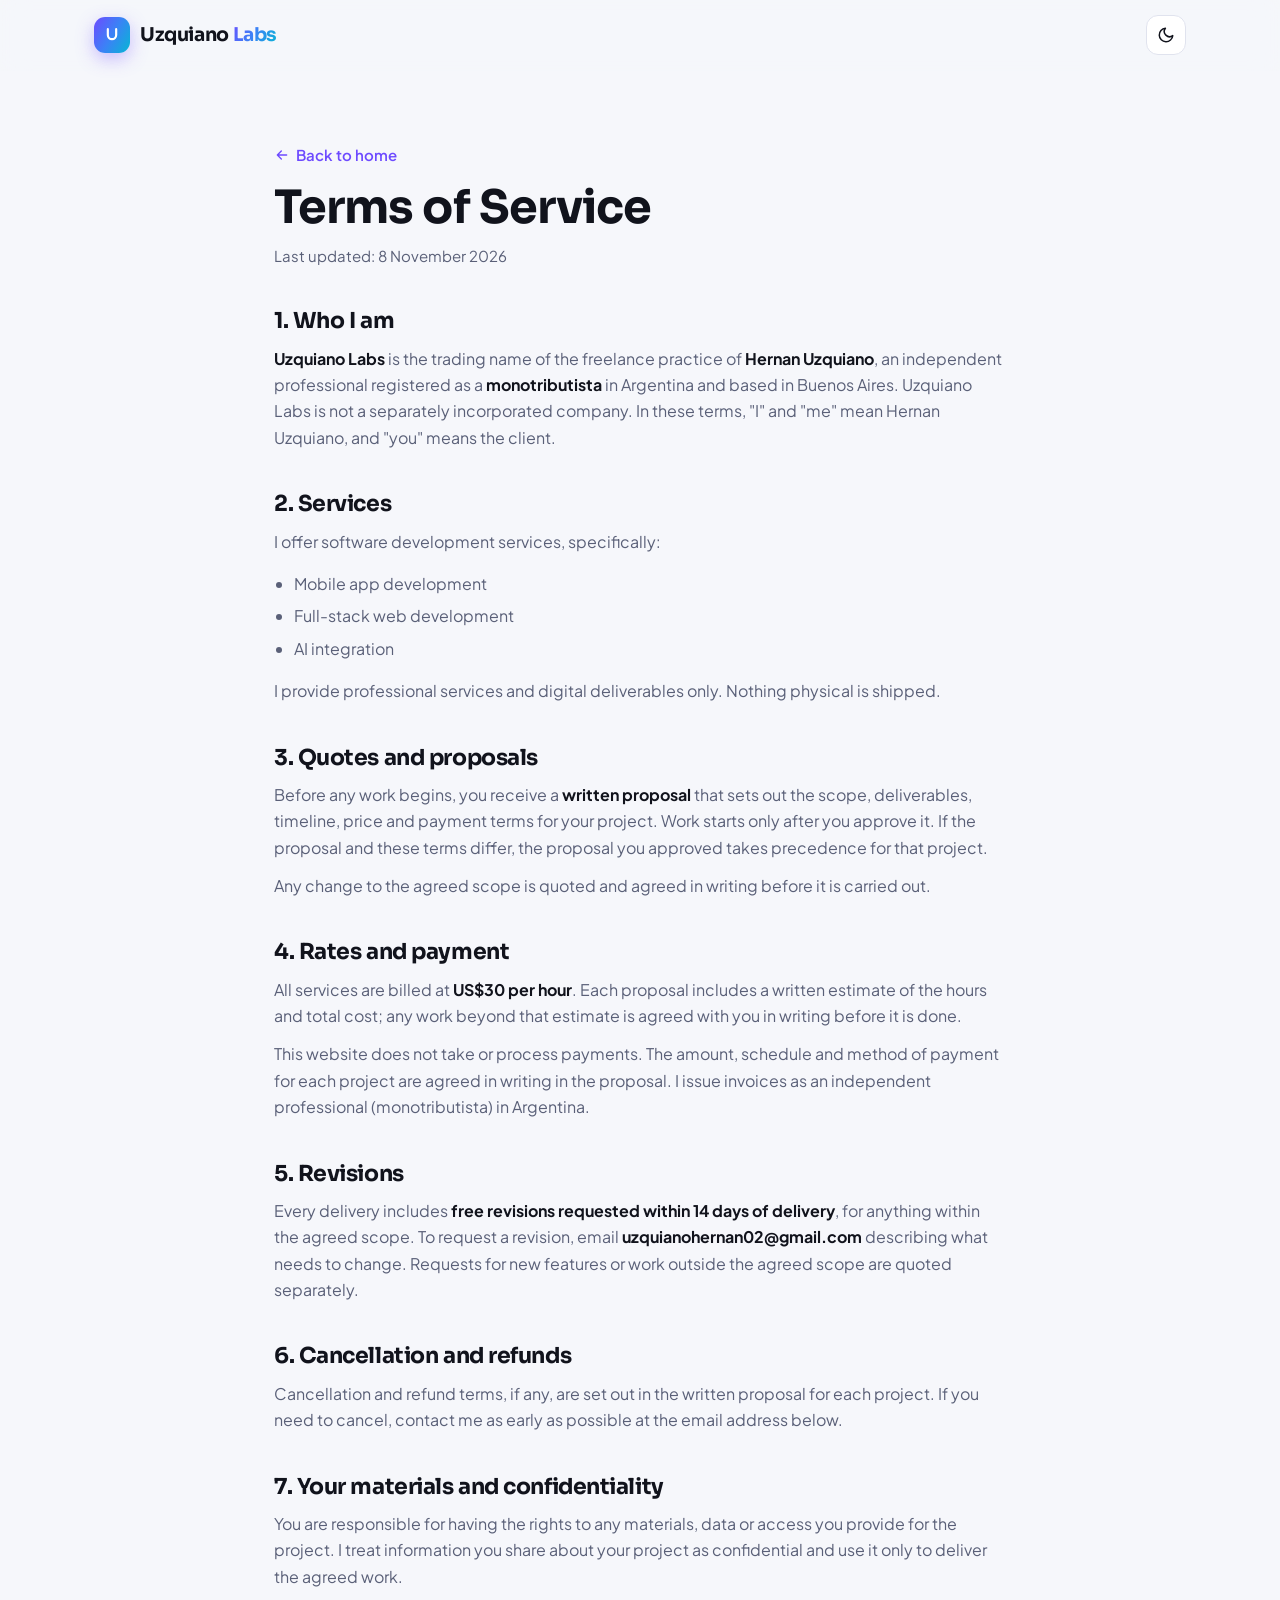
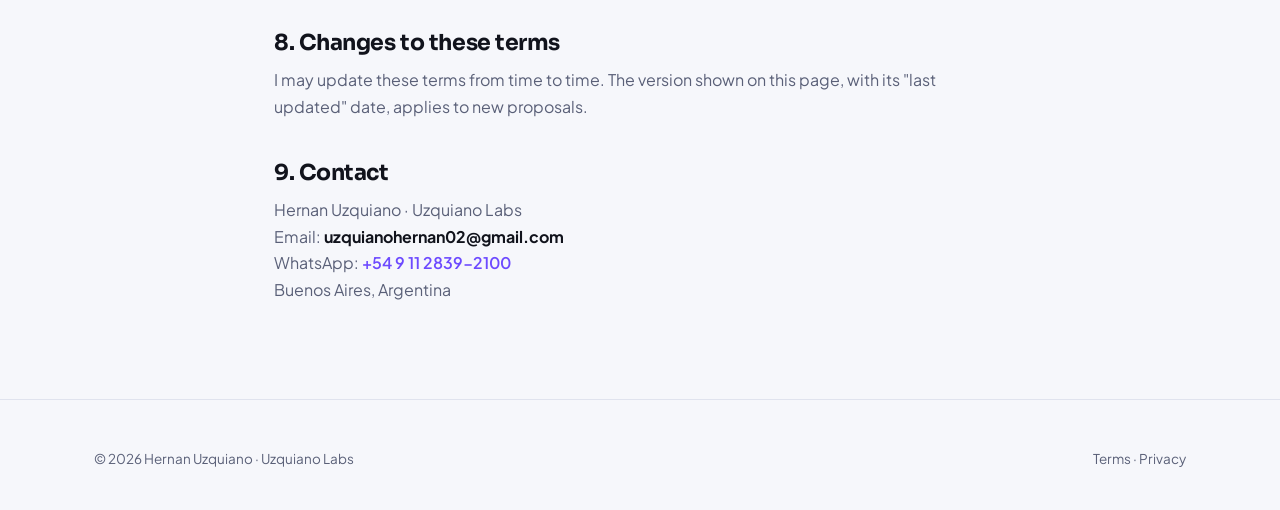
<file: terms.html>
<!doctype html>
<html lang="en">
<head>
  <meta charset="utf-8" />
  <meta name="viewport" content="width=device-width, initial-scale=1" />
  <title>Terms of Service — Uzquiano Labs</title>
  <meta name="description" content="Terms of service for Uzquiano Labs, the freelance practice of Hernan Uzquiano." />
  <link rel="icon" href="data:image/svg+xml,%3Csvg xmlns='http://www.w3.org/2000/svg' viewBox='0 0 64 64'%3E%3Crect width='64' height='64' rx='16' fill='%236d4aff'/%3E%3Cpath d='M20 18v16a12 12 0 0 0 24 0V18' fill='none' stroke='white' stroke-width='6' stroke-linecap='round'/%3E%3C/svg%3E" />
  <link rel="preconnect" href="https://fonts.googleapis.com" />
  <link rel="preconnect" href="https://fonts.gstatic.com" crossorigin />
  <link href="https://fonts.googleapis.com/css2?family=Plus+Jakarta+Sans:wght@400;500;600;700&family=Sora:wght@600;700&family=JetBrains+Mono:wght@500;600&display=swap" rel="stylesheet" />
  <link rel="stylesheet" href="styles.css" />
</head>
<body>
  <header class="nav scrolled" id="nav">
    <div class="container nav-inner">
      <a href="index.html" class="logo"><span class="logo-mark"><svg viewBox="0 0 24 24"><path fill="none" stroke="currentColor" stroke-width="2.6" stroke-linecap="round" d="M7 5v7a5 5 0 0 0 10 0V5"/></svg></span><span>Uzquiano<span class="grad-text"> Labs</span></span></a>
      <div class="nav-actions">
        <button class="icon-btn" id="themeBtn" type="button" aria-label="Toggle dark mode">
          <svg class="moon" viewBox="0 0 24 24"><path fill="none" stroke="currentColor" stroke-width="2" stroke-linecap="round" stroke-linejoin="round" d="M21 12.8A9 9 0 1 1 11.2 3a7 7 0 0 0 9.8 9.8Z"/></svg>
          <svg class="sun" viewBox="0 0 24 24"><path fill="none" stroke="currentColor" stroke-width="2" stroke-linecap="round" stroke-linejoin="round" d="M12 17a5 5 0 1 0 0-10 5 5 0 0 0 0 10Zm0-16v2m0 18v2M4.2 4.2l1.4 1.4m12.8 12.8 1.4 1.4M1 12h2m18 0h2M4.2 19.8l1.4-1.4M18.4 5.6l1.4-1.4"/></svg>
        </button>
      </div>
    </div>
  </header>

  <main class="doc">
    <a class="back" href="index.html"><svg viewBox="0 0 24 24"><path fill="none" stroke="currentColor" stroke-width="2" stroke-linecap="round" stroke-linejoin="round" d="M19 12H5m6 6-6-6 6-6"/></svg> Back to home</a>
    <h1>Terms of Service</h1>
    <p class="updated">Last updated: 8 November 2026</p>

    <h2>1. Who I am</h2>
    <p><strong>Uzquiano Labs</strong> is the trading name of the freelance practice of <strong>Hernan Uzquiano</strong>, an independent professional registered as a <strong>monotributista</strong> in Argentina and based in Buenos Aires. Uzquiano Labs is not a separately incorporated company. In these terms, "I" and "me" mean Hernan Uzquiano, and "you" means the client.</p>

    <h2>2. Services</h2>
    <p>I offer software development services, specifically:</p>
    <ul>
      <li>Mobile app development</li>
      <li>Full-stack web development</li>
      <li>AI integration</li>
    </ul>
    <p>I provide professional services and digital deliverables only. Nothing physical is shipped.</p>

    <h2>3. Quotes and proposals</h2>
    <p>Before any work begins, you receive a <strong>written proposal</strong> that sets out the scope, deliverables, timeline, price and payment terms for your project. Work starts only after you approve it. If the proposal and these terms differ, the proposal you approved takes precedence for that project.</p>
    <p>Any change to the agreed scope is quoted and agreed in writing before it is carried out.</p>

    <h2>4. Rates and payment</h2>
    <p>All services are billed at <strong>US$30 per hour</strong>. Each proposal includes a written estimate of the hours and total cost; any work beyond that estimate is agreed with you in writing before it is done.</p>
    <p>This website does not take or process payments. The amount, schedule and method of payment for each project are agreed in writing in the proposal. I issue invoices as an independent professional (monotributista) in Argentina.</p>

    <h2>5. Revisions</h2>
    <p>Every delivery includes <strong>free revisions requested within 14 days of delivery</strong>, for anything within the agreed scope. To request a revision, email <strong class="selectable">uzquianohernan02@gmail.com</strong> describing what needs to change. Requests for new features or work outside the agreed scope are quoted separately.</p>

    <h2>6. Cancellation and refunds</h2>
    <p>Cancellation and refund terms, if any, are set out in the written proposal for each project. If you need to cancel, contact me as early as possible at the email address below.</p>

    <h2>7. Your materials and confidentiality</h2>
    <p>You are responsible for having the rights to any materials, data or access you provide for the project. I treat information you share about your project as confidential and use it only to deliver the agreed work.</p>

    <h2>8. Changes to these terms</h2>
    <p>I may update these terms from time to time. The version shown on this page, with its "last updated" date, applies to new proposals.</p>

    <h2>9. Contact</h2>
    <p>Hernan Uzquiano · Uzquiano Labs<br/>Email: <strong class="selectable">uzquianohernan02@gmail.com</strong><br/>WhatsApp: <a href="https://wa.me/5491128392100" target="_blank" rel="noopener">+54 9 11 2839-2100</a><br/>Buenos Aires, Argentina</p>
  </main>

  <footer>
    <div class="container">
      <div class="copy" style="margin-top:0;border-top:0;padding-top:0"><span>© <span id="year"></span> Hernan Uzquiano · Uzquiano Labs</span><span><a href="terms.html">Terms</a> · <a href="privacy.html">Privacy</a></span></div>
    </div>
  </footer>
  <script src="site.js"></script>
</body>
</html>
</file>
<file: styles.css>
:root {
  --bg: #f6f7fb;
  --bg-alt: #eef0f7;
  --surface: #ffffff;
  --surface-2: #f3f4fa;
  --border: #e0e3ee;
  --text: #11131c;
  --muted: #5a6078;
  --accent: #6d4aff;
  --accent-2: #06b6d4;
  --accent-soft: rgba(109, 74, 255, .10);
  --grad: linear-gradient(120deg, #6d4aff 0%, #3b82f6 50%, #06b6d4 100%);
  --shadow: 0 1px 2px rgba(17, 19, 28, .04), 0 10px 30px rgba(17, 19, 28, .07);
  --glow: radial-gradient(45% 55% at 80% 10%, rgba(109,74,255,.16), transparent 70%),
          radial-gradient(40% 50% at 10% 90%, rgba(6,182,212,.14), transparent 70%);
  --dots: rgba(17, 19, 28, .07);
  --radius: 18px;
  --maxw: 1140px;
}
@media (prefers-color-scheme: dark) {
  :root:not([data-theme="light"]) {
    --bg: #07080d;
    --bg-alt: #0b0d15;
    --surface: #10131e;
    --surface-2: #151927;
    --border: #232839;
    --text: #eceef7;
    --muted: #979db4;
    --accent: #8b6dff;
    --accent-2: #22d3ee;
    --accent-soft: rgba(139, 109, 255, .14);
    --grad: linear-gradient(120deg, #8b6dff 0%, #60a5fa 50%, #22d3ee 100%);
    --shadow: 0 1px 2px rgba(0,0,0,.35), 0 14px 36px rgba(0,0,0,.4);
    --glow: radial-gradient(45% 55% at 80% 10%, rgba(139,109,255,.24), transparent 70%),
            radial-gradient(40% 50% at 10% 90%, rgba(34,211,238,.14), transparent 70%);
    --dots: rgba(255, 255, 255, .06);
  }
}
:root[data-theme="dark"] {
  --bg: #07080d;
  --bg-alt: #0b0d15;
  --surface: #10131e;
  --surface-2: #151927;
  --border: #232839;
  --text: #eceef7;
  --muted: #979db4;
  --accent: #8b6dff;
  --accent-2: #22d3ee;
  --accent-soft: rgba(139, 109, 255, .14);
  --grad: linear-gradient(120deg, #8b6dff 0%, #60a5fa 50%, #22d3ee 100%);
  --shadow: 0 1px 2px rgba(0,0,0,.35), 0 14px 36px rgba(0,0,0,.4);
  --glow: radial-gradient(45% 55% at 80% 10%, rgba(139,109,255,.24), transparent 70%),
          radial-gradient(40% 50% at 10% 90%, rgba(34,211,238,.14), transparent 70%);
  --dots: rgba(255, 255, 255, .06);
}

*, *::before, *::after { box-sizing: border-box; }
html { scroll-behavior: smooth; scroll-padding-top: 84px; }
body {
  margin: 0; background: var(--bg); color: var(--text);
  font: 16px/1.65 "Plus Jakarta Sans", Inter, system-ui, -apple-system, "Segoe UI", Roboto, sans-serif;
  -webkit-font-smoothing: antialiased; transition: background .25s, color .25s;
}
a { color: inherit; text-decoration: none; }
h1, h2, h3, h4 { font-family: "Sora", "Plus Jakarta Sans", sans-serif; line-height: 1.15; margin: 0; letter-spacing: -.02em; }
p { margin: 0; }
.container { width: 100%; max-width: var(--maxw); margin: 0 auto; padding: 0 24px; }
.grad-text { background: var(--grad); -webkit-background-clip: text; background-clip: text; color: transparent; }
:focus-visible { outline: 2px solid var(--accent); outline-offset: 3px; border-radius: 8px; }
.sr-only { position: absolute; width: 1px; height: 1px; overflow: hidden; clip: rect(0 0 0 0); white-space: nowrap; }

/* Nav */
.nav { position: sticky; top: 0; z-index: 50; background: color-mix(in srgb, var(--bg) 80%, transparent);
  backdrop-filter: saturate(160%) blur(14px); -webkit-backdrop-filter: saturate(160%) blur(14px);
  border-bottom: 1px solid transparent; transition: border-color .2s; }
.nav.scrolled { border-bottom-color: var(--border); }
.nav-inner { height: 70px; display: flex; align-items: center; justify-content: space-between; gap: 16px; }
.logo { display: flex; align-items: center; gap: 10px; font: 700 19px "Sora", sans-serif; letter-spacing: -.02em; }
.logo-mark { width: 36px; height: 36px; border-radius: 11px; background: var(--grad); display: grid; place-items: center; box-shadow: 0 6px 18px rgba(109,74,255,.35); }
.logo-mark svg { width: 20px; height: 20px; color: #fff; }
.logo small { font: 500 12px "JetBrains Mono", monospace; color: var(--muted); letter-spacing: .04em; margin-left: 2px; }
.nav-links { display: flex; align-items: center; gap: 4px; list-style: none; margin: 0; padding: 0; }
.nav-links a { padding: 8px 13px; border-radius: 10px; color: var(--muted); font-weight: 500; font-size: 15px; transition: color .15s, background .15s; }
.nav-links a:hover, .nav-links a.active { color: var(--text); background: var(--accent-soft); }
.nav-actions { display: flex; gap: 8px; align-items: center; }
.icon-btn { width: 40px; height: 40px; border-radius: 12px; border: 1px solid var(--border); background: var(--surface); color: var(--text);
  display: grid; place-items: center; cursor: pointer; transition: border-color .15s, transform .15s; }
.icon-btn:hover { border-color: var(--accent); transform: translateY(-1px); }
.icon-btn svg { width: 18px; height: 18px; }
.menu-btn { display: none; }
.sun { display: none; }
:root[data-theme="dark"] .sun { display: block; }
:root[data-theme="dark"] .moon { display: none; }
@media (prefers-color-scheme: dark) {
  :root:not([data-theme="light"]) .sun { display: block; }
  :root:not([data-theme="light"]) .moon { display: none; }
}

/* Buttons */
.btn { display: inline-flex; align-items: center; justify-content: center; gap: 8px; padding: 12px 20px; border-radius: 12px; font-weight: 600; font-size: 15px;
  border: 1px solid var(--border); background: var(--surface); color: var(--text); cursor: pointer; font-family: inherit;
  transition: transform .15s, box-shadow .15s, border-color .15s; }
.btn:hover { transform: translateY(-2px); box-shadow: var(--shadow); border-color: var(--accent); }
.btn-primary { background: var(--grad); color: #fff; border-color: transparent; background-size: 160% 100%; background-position: 0 0; transition: transform .15s, box-shadow .15s, background-position .4s; }
.btn-primary:hover { border-color: transparent; background-position: 100% 0; }
.btn svg { width: 18px; height: 18px; }
.btn-sm { padding: 9px 15px; font-size: 14px; }

/* Hero */
.hero { position: relative; padding: 104px 0 80px; overflow: hidden; }
.hero::before { content: ""; position: absolute; inset: 0; background: var(--glow); pointer-events: none; }
.hero::after { content: ""; position: absolute; inset: 0; pointer-events: none;
  background-image: radial-gradient(var(--dots) 1.2px, transparent 1.2px); background-size: 26px 26px;
  mask-image: radial-gradient(ellipse 70% 60% at 50% 35%, #000 30%, transparent 80%);
  -webkit-mask-image: radial-gradient(ellipse 70% 60% at 50% 35%, #000 30%, transparent 80%); }
.hero .container { position: relative; z-index: 1; text-align: center; }
.badge { display: inline-flex; align-items: center; gap: 10px; padding: 7px 14px 7px 8px; border-radius: 999px; border: 1px solid var(--border);
  background: var(--surface); font-size: 14px; color: var(--muted); font-weight: 500; }
.badge b { font: 600 12px "JetBrains Mono", monospace; color: #fff; background: var(--grad); padding: 3px 9px; border-radius: 999px; letter-spacing: .04em; }
.hero h1 { font-size: clamp(40px, 6.6vw, 76px); margin: 26px auto 0; max-width: 940px; }
.hero-lead { margin: 22px auto 0; max-width: 680px; font-size: clamp(17px, 2vw, 19px); color: var(--muted); }
.hero-cta { display: flex; justify-content: center; flex-wrap: wrap; gap: 12px; margin-top: 34px; }
.chips { display: flex; justify-content: center; flex-wrap: wrap; gap: 10px; margin-top: 46px; }
.chip { display: inline-flex; align-items: center; gap: 8px; padding: 8px 14px; border-radius: 12px; background: var(--surface); border: 1px solid var(--border);
  font: 500 13.5px "JetBrains Mono", monospace; color: var(--muted); }
.chip i { width: 8px; height: 8px; border-radius: 50%; background: var(--c, var(--accent)); }

/* Stats */
.stats { display: grid; grid-template-columns: repeat(4, 1fr); gap: 16px; margin-top: 64px; }
.stat { background: var(--surface); border: 1px solid var(--border); border-radius: var(--radius); padding: 22px 20px; text-align: left; }
.stat b { display: block; font: 700 32px "Sora", sans-serif; letter-spacing: -.02em; }
.stat span { color: var(--muted); font-size: 14px; }

/* Sections */
section { padding: 100px 0; }
section.alt { background: var(--bg-alt); }
.eyebrow { display: inline-block; font: 500 13px "JetBrains Mono", monospace; letter-spacing: .12em; text-transform: uppercase; color: var(--accent); }
.head { max-width: 700px; margin-bottom: 52px; }
.head.center { margin-left: auto; margin-right: auto; text-align: center; }
.head h2 { font-size: clamp(30px, 4.2vw, 46px); margin-top: 12px; }
.head p { color: var(--muted); font-size: 17.5px; margin-top: 14px; }

/* Services */
.services { display: grid; grid-template-columns: repeat(3, 1fr); gap: 22px; }
.svc { position: relative; display: flex; flex-direction: column; background: var(--surface); border: 1px solid var(--border); border-radius: 22px;
  padding: 30px 28px; transition: transform .25s, box-shadow .25s, border-color .25s; overflow: hidden; }
.svc::before { content: ""; position: absolute; left: 0; right: 0; top: 0; height: 3px; background: var(--grad); opacity: 0; transition: opacity .25s; }
.svc:hover { transform: translateY(-5px); box-shadow: var(--shadow); border-color: color-mix(in srgb, var(--accent) 40%, var(--border)); }
.svc:hover::before { opacity: 1; }
.svc-icon { width: 52px; height: 52px; border-radius: 15px; background: var(--accent-soft); color: var(--accent); display: grid; place-items: center; }
.svc-icon svg { width: 26px; height: 26px; }
.svc h3 { font-size: 22px; margin-top: 22px; }
.svc > p { color: var(--muted); margin-top: 10px; font-size: 15.5px; }
.svc h4 { font: 600 12.5px "JetBrains Mono", monospace; letter-spacing: .1em; text-transform: uppercase; color: var(--muted); margin-top: 22px; }
.ticks { list-style: none; padding: 0; margin: 12px 0 0; display: grid; gap: 9px; }
.ticks li { display: flex; gap: 10px; font-size: 15px; }
.ticks svg { width: 18px; height: 18px; color: var(--accent-2); flex: none; margin-top: 3px; }
.stack { display: flex; flex-wrap: wrap; gap: 7px; margin-top: 20px; }
.stack span { font: 500 12.5px "JetBrains Mono", monospace; padding: 4px 9px; border-radius: 7px; background: var(--surface-2); border: 1px solid var(--border); }
.svc .quote { margin-top: auto; padding-top: 24px; display: flex; align-items: center; justify-content: space-between; gap: 10px; border-top: 1px dashed var(--border); margin-top: 26px; }
.svc .quote span { font-size: 14px; color: var(--muted); }
.svc .quote .price b { font: 700 24px "Sora", sans-serif; color: var(--text); letter-spacing: -.02em; margin-right: 2px; }
.svc .quote a { font-weight: 600; font-size: 14.5px; color: var(--accent); display: inline-flex; gap: 6px; align-items: center; }
.svc .quote a svg { width: 16px; height: 16px; transition: transform .15s; }
.svc .quote a:hover svg { transform: translateX(3px); }
.note { margin-top: 26px; text-align: center; color: var(--muted); font-size: 15px; }

/* Process */
.steps { display: grid; grid-template-columns: repeat(4, 1fr); gap: 18px; counter-reset: step; }
.step { position: relative; background: var(--surface); border: 1px solid var(--border); border-radius: var(--radius); padding: 26px 22px; }
.step .num { font: 700 15px "JetBrains Mono", monospace; width: 40px; height: 40px; border-radius: 12px; display: grid; place-items: center; color: #fff; background: var(--grad); }
.step h3 { font-size: 18px; margin-top: 18px; }
.step p { color: var(--muted); font-size: 15px; margin-top: 8px; }
.step:not(:last-child)::after { content: ""; position: absolute; top: 46px; right: -14px; width: 10px; height: 10px; border-top: 2px solid var(--border); border-right: 2px solid var(--border); transform: rotate(45deg); }

/* Why */
.why { display: grid; grid-template-columns: 1fr 1.15fr; gap: 56px; align-items: center; }
.why-card { background: var(--surface); border: 1px solid var(--border); border-radius: 24px; padding: 30px; position: relative; }
.why-card::after { content: ""; position: absolute; inset: -1px; border-radius: 24px; padding: 1px; background: var(--grad);
  -webkit-mask: linear-gradient(#000 0 0) content-box, linear-gradient(#000 0 0); -webkit-mask-composite: xor; mask-composite: exclude; opacity: .5; pointer-events: none; }
.me { display: flex; align-items: center; gap: 16px; }
.avatar { width: 64px; height: 64px; border-radius: 18px; background: var(--grad); color: #fff; display: grid; place-items: center; font: 700 22px "Sora", sans-serif; flex: none; }
.me h3 { font-size: 20px; }
.me p { color: var(--muted); font-size: 14.5px; }
.timeline { list-style: none; padding: 0; margin: 24px 0 0; display: grid; gap: 14px; }
.timeline li { display: grid; grid-template-columns: 112px 1fr; gap: 12px; font-size: 15px; }
.timeline time { font: 500 13px "JetBrains Mono", monospace; color: var(--muted); padding-top: 2px; }
.timeline b { display: block; }
.timeline span { color: var(--muted); font-size: 14px; }
.reasons { display: grid; gap: 16px; }
.reason { display: flex; gap: 16px; }
.reason .ri { width: 44px; height: 44px; border-radius: 13px; background: var(--accent-soft); color: var(--accent); display: grid; place-items: center; flex: none; }
.reason .ri svg { width: 22px; height: 22px; }
.reason h4 { font-size: 17px; }
.reason p { color: var(--muted); font-size: 15px; margin-top: 3px; }

/* Work */
.work { display: grid; grid-template-columns: repeat(4, 1fr); gap: 16px; }
.wk { background: var(--surface); border: 1px solid var(--border); border-radius: var(--radius); padding: 22px; display: flex; flex-direction: column; gap: 8px; transition: transform .2s, border-color .2s; }
.wk:hover { transform: translateY(-3px); border-color: var(--accent); }
.wk .em { font-size: 28px; }
.wk h3 { font-size: 17px; }
.wk p { color: var(--muted); font-size: 14.5px; }
.wk .go { margin-top: auto; padding-top: 8px; font-weight: 600; font-size: 14px; color: var(--accent); display: inline-flex; align-items: center; gap: 6px; }
.wk .go svg { width: 15px; height: 15px; }

/* FAQ */
.faq { max-width: 820px; margin: 0 auto; display: grid; gap: 12px; }
.faq details { background: var(--surface); border: 1px solid var(--border); border-radius: 16px; padding: 4px 22px; transition: border-color .2s; }
.faq details[open] { border-color: color-mix(in srgb, var(--accent) 45%, var(--border)); }
.faq summary { cursor: pointer; list-style: none; padding: 16px 0; font-weight: 600; font-size: 16.5px; display: flex; justify-content: space-between; gap: 16px; align-items: center; }
.faq summary::-webkit-details-marker { display: none; }
.faq summary::after { content: "+"; font: 400 24px/1 "Sora", sans-serif; color: var(--accent); transition: transform .2s; flex: none; }
.faq details[open] summary::after { transform: rotate(45deg); }
.faq details p { color: var(--muted); padding: 0 0 18px; font-size: 15.5px; }

/* Contact */
.contact { display: grid; grid-template-columns: 1fr 1.2fr; gap: 28px; }
.contact-info { background: var(--surface); border: 1px solid var(--border); border-radius: 24px; padding: 32px; position: relative; overflow: hidden; }
.contact-info::before { content: ""; position: absolute; inset: 0; background: var(--glow); opacity: .8; pointer-events: none; }
.contact-info > * { position: relative; }
.contact-info h3 { font-size: 24px; }
.contact-info > p { color: var(--muted); margin-top: 10px; }
.cinfo { list-style: none; padding: 0; margin: 26px 0 0; display: grid; gap: 16px; }
.cinfo li { display: flex; gap: 14px; align-items: flex-start; }
.cinfo .ci { width: 42px; height: 42px; border-radius: 12px; background: var(--accent-soft); color: var(--accent); display: grid; place-items: center; flex: none; }
.cinfo .ci svg { width: 20px; height: 20px; }
.cinfo small { display: block; color: var(--muted); font-size: 13px; }
.cinfo a, .cinfo strong { font-weight: 600; word-break: break-word; }
.cinfo a:hover { color: var(--accent); }
form.card { background: var(--surface); border: 1px solid var(--border); border-radius: 24px; padding: 32px; display: grid; gap: 16px; }
.field { display: grid; gap: 7px; }
.field label { font-weight: 600; font-size: 14px; }
.row2 { display: grid; grid-template-columns: 1fr 1fr; gap: 16px; }
input, select, textarea { width: 100%; font: inherit; font-size: 15px; color: var(--text); background: var(--surface-2); border: 1px solid var(--border);
  border-radius: 12px; padding: 12px 14px; transition: border-color .15s, box-shadow .15s; }
textarea { min-height: 140px; resize: vertical; }
input:focus, select:focus, textarea:focus { outline: none; border-color: var(--accent); box-shadow: 0 0 0 4px var(--accent-soft); }
.form-note { font-size: 13.5px; color: var(--muted); }
.form-status { font-size: 14.5px; font-weight: 600; margin: 0; min-height: 0; }
.form-status:empty { display: none; }
.form-status.ok { color: #16a34a; }
.form-status.err { color: #e5484d; }
.btn:disabled { opacity: .65; cursor: wait; transform: none; box-shadow: none; }
.selectable { user-select: all; -webkit-user-select: all; cursor: text; }
.wa-float { position: fixed; right: 20px; bottom: 20px; z-index: 60; width: 56px; height: 56px; border-radius: 50%; background: #25d366; color: #fff;
  display: grid; place-items: center; box-shadow: 0 8px 24px rgba(37,211,102,.4); transition: transform .15s; }
.wa-float:hover { transform: scale(1.08); }
.wa-float svg { width: 30px; height: 30px; }
.hp { position: absolute; left: -9999px; width: 1px; height: 1px; overflow: hidden; }

/* Footer */
footer { border-top: 1px solid var(--border); padding: 48px 0 40px; font-size: 14.5px; color: var(--muted); }
.foot { display: grid; grid-template-columns: 1.6fr 1fr 1fr; gap: 32px; }
.foot h4 { font-size: 14px; color: var(--text); margin-bottom: 12px; font-family: inherit; letter-spacing: 0; }
.foot ul { list-style: none; padding: 0; margin: 0; display: grid; gap: 8px; }
.foot a:hover { color: var(--text); }
.foot .legal { margin-top: 14px; font-size: 13.5px; max-width: 460px; }
.copy { margin-top: 36px; padding-top: 22px; border-top: 1px solid var(--border); display: flex; justify-content: space-between; flex-wrap: wrap; gap: 10px; font-size: 13.5px; }

/* Legal pages */
.doc { max-width: 780px; margin: 0 auto; padding: 72px 24px 96px; }
.doc h1 { font-size: clamp(32px, 5vw, 46px); margin-top: 10px; }
.doc .updated { color: var(--muted); margin-top: 10px; font-size: 15px; }
.doc h2 { font-size: 22px; margin: 40px 0 12px; }
.doc p, .doc li { color: var(--muted); font-size: 16px; }
.doc p + p { margin-top: 12px; }
.doc ul { padding-left: 20px; display: grid; gap: 6px; }
.doc strong { color: var(--text); }
.doc a { color: var(--accent); font-weight: 600; }
.back { display: inline-flex; align-items: center; gap: 6px; color: var(--muted); font-weight: 500; font-size: 15px; }
.back:hover { color: var(--text); }
.back svg { width: 16px; height: 16px; }

/* Reveal */
.reveal { opacity: 0; transform: translateY(18px); transition: opacity .7s ease, transform .7s ease; }
.reveal.in { opacity: 1; transform: none; }
@media (prefers-reduced-motion: reduce) {
  html { scroll-behavior: auto; }
  .reveal { opacity: 1; transform: none; }
  *, *::before, *::after { transition: none !important; animation: none !important; }
}

/* Responsive */
@media (max-width: 1000px) {
  .services, .work { grid-template-columns: repeat(2, 1fr); }
  .services .svc:last-child { grid-column: 1 / -1; }
  .steps { grid-template-columns: repeat(2, 1fr); }
  .step:nth-child(2)::after { display: none; }
  .why, .contact { grid-template-columns: 1fr; }
  .stats { grid-template-columns: repeat(2, 1fr); }
  .foot { grid-template-columns: 1fr 1fr; }
  .foot > div:first-child { grid-column: 1 / -1; }
}
@media (max-width: 720px) {
  .container { padding: 0 16px; }
  .nav-links { position: absolute; top: 70px; left: 0; right: 0; flex-direction: column; align-items: stretch; gap: 2px; padding: 12px 16px 16px;
    background: var(--bg); border-bottom: 1px solid var(--border); display: none; }
  .nav-links.open { display: flex; }
  .nav-links a { display: block; padding: 12px; }
  .nav-links .btn { margin-top: 6px; }
  .menu-btn { display: grid; }
  .hero { padding: 64px 0 56px; }
  section { padding: 72px 0; }
  .services, .work, .steps, .row2 { grid-template-columns: 1fr; }
  .services .svc:last-child { grid-column: auto; }
  .step::after { display: none; }
  .stats { gap: 12px; margin-top: 44px; }
  .stat { padding: 18px 16px; }
  .stat b { font-size: 26px; }
  .svc, .contact-info, form.card, .why-card { padding: 24px 20px; }
  .timeline li { grid-template-columns: 1fr; gap: 2px; }
  .foot { grid-template-columns: 1fr; }
  .doc { padding: 48px 16px 72px; }
}
</file>
